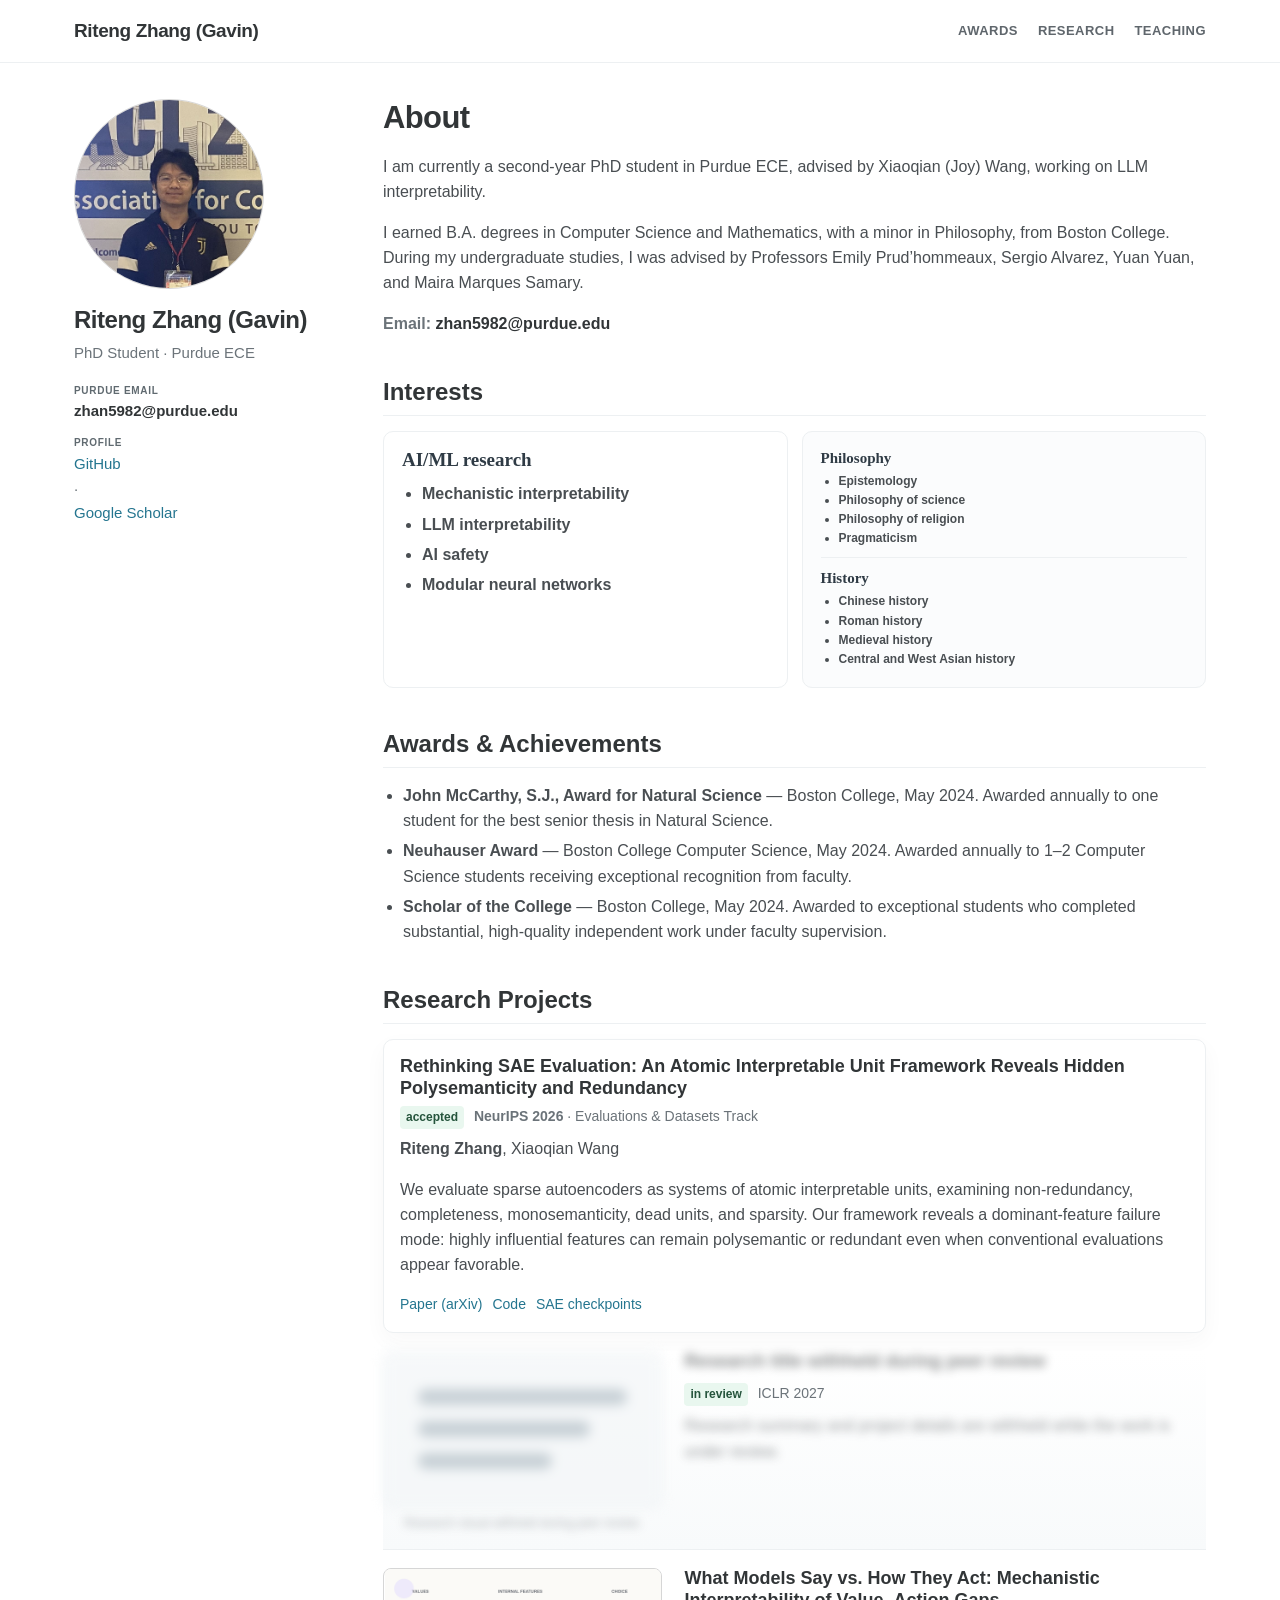
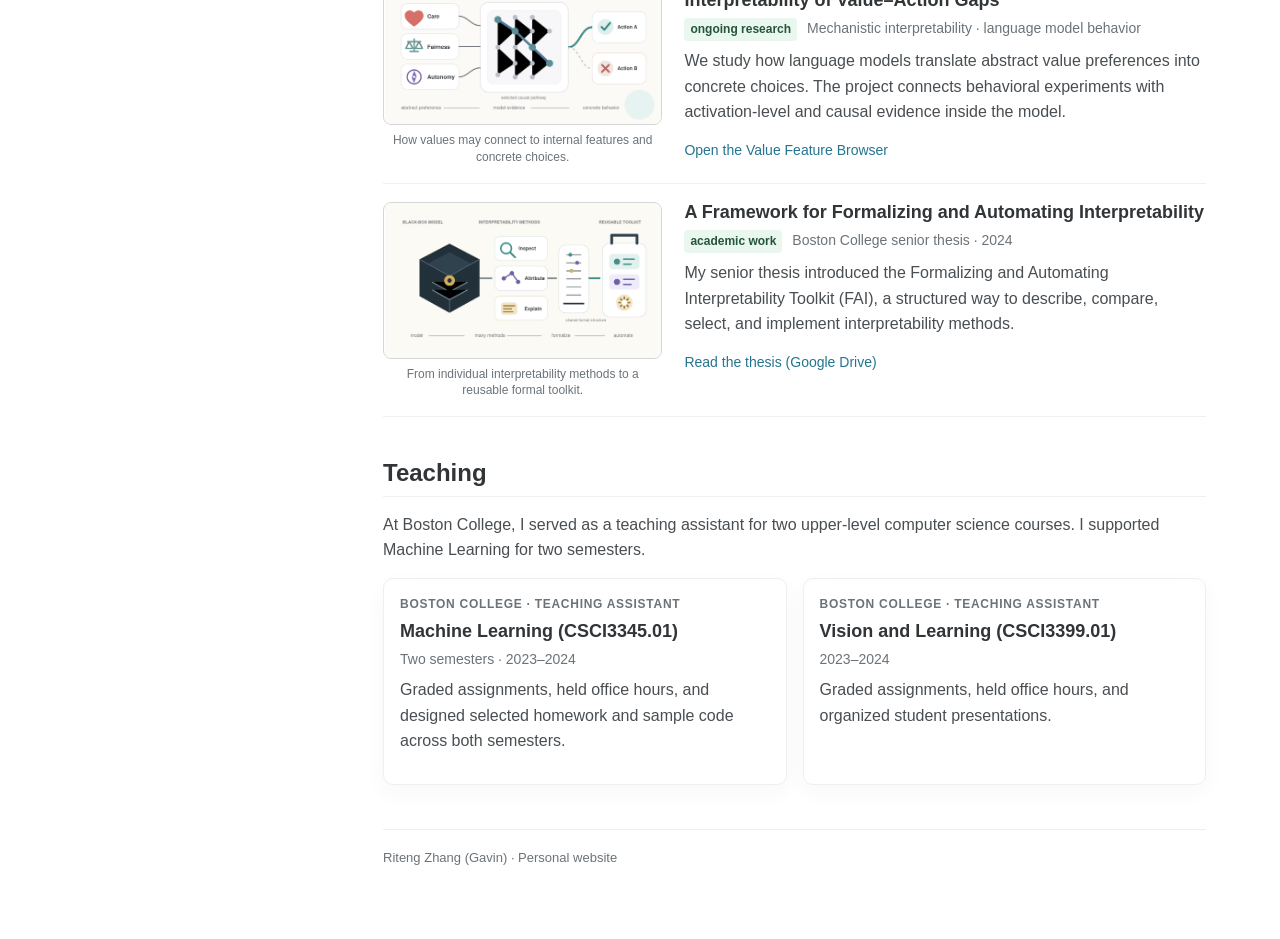
<file: index.html>
<!DOCTYPE html>

<html lang="en">
<head>
<meta charset="utf-8"/>
<meta content="width=device-width, initial-scale=1" name="viewport"/>
<title>Riteng Zhang (Gavin Zhang) — Purdue ECE PhD Student</title>
<meta name="description" content="Riteng Zhang, also known as Gavin Zhang, is a Purdue ECE PhD student researching LLM interpretability."/>
<meta name="robots" content="index, follow"/>
<meta name="google-site-verification" content="b6ixKwjdwI7HEByEQMpGnvLqZ-V-D5NJoKvL6Qh4agc"/>
<link rel="canonical" href="https://ritengzhang.github.io/"/>
<link rel="me" href="https://github.com/ritengzhang"/>
<link rel="me" href="https://www.linkedin.com/in/riteng-zhang-3149aa281/"/>
<meta property="og:title" content="Riteng Zhang (Gavin Zhang) — Purdue ECE PhD Student"/>
<meta property="og:description" content="Purdue ECE PhD student researching LLM interpretability."/>
<meta property="og:type" content="profile"/>
<meta property="og:url" content="https://ritengzhang.github.io/"/>
<meta property="og:image" content="https://ritengzhang.github.io/assets/profile.jpeg"/>
<meta property="og:image:alt" content="Portrait of Riteng Zhang, also known as Gavin Zhang"/>
<meta property="profile:first_name" content="Riteng"/>
<meta property="profile:last_name" content="Zhang"/>
<meta name="twitter:card" content="summary"/>
<meta name="twitter:title" content="Riteng Zhang (Gavin Zhang) — Purdue ECE PhD Student"/>
<meta name="twitter:description" content="Purdue ECE PhD student researching LLM interpretability."/>
<meta name="twitter:image" content="https://ritengzhang.github.io/assets/profile.jpeg"/>
<meta name="twitter:image:alt" content="Portrait of Riteng Zhang, also known as Gavin Zhang"/>
<script type="application/ld+json">
{
  "@context": "https://schema.org",
  "@graph": [
    {
      "@type": "ProfilePage",
      "@id": "https://ritengzhang.github.io/#profile-page",
      "url": "https://ritengzhang.github.io/",
      "name": "Riteng Zhang (Gavin Zhang) — Purdue ECE PhD Student",
      "description": "The research and product portfolio of Riteng Zhang, also known as Gavin Zhang.",
      "dateModified": "2026-09-30",
      "mainEntity": {"@id": "https://ritengzhang.github.io/#riteng-zhang"}
    },
    {
      "@type": "Person",
      "@id": "https://ritengzhang.github.io/#riteng-zhang",
      "name": "Riteng Zhang",
      "alternateName": ["Gavin Zhang", "Riteng Zhang (Gavin)"],
      "givenName": "Riteng",
      "familyName": "Zhang",
      "url": "https://ritengzhang.github.io/",
      "image": "https://ritengzhang.github.io/assets/profile.jpeg",
      "email": "zhan5982@purdue.edu",
      "jobTitle": "PhD Student and AI Researcher",
      "affiliation": [
        {"@type": "CollegeOrUniversity", "name": "Purdue University", "url": "https://www.purdue.edu/"}
      ],
      "alumniOf": {"@type": "CollegeOrUniversity", "name": "Boston College", "url": "https://www.bc.edu/"},
      "sameAs": [
        "https://github.com/ritengzhang",
        "https://scholar.google.com/citations?user=pnb2RBsAAAAJ",
        "https://orcid.org/0009-0000-0306-8973",
        "https://www.linkedin.com/in/riteng-zhang-3149aa281/"
      ],
      "knowsAbout": ["Mechanistic interpretability", "LLM interpretability", "AI safety", "Modular neural networks"]
    }
  ]
}
</script>
<style>
    /* Production V2: academic single-page navigation with public-safe research
       and product evidence. */
    :root {
      --text: #494e52;
      --heading: #313537;
      --muted: #6b7379;
      --link: #24758f;
      --line: #edf0f2;
      --line-dark: #d6d6d6;
      --bg: #fff;
      --soft: #f7f8f9;
      --soft-blue: #eef8fb;
      --soft-gold: #fff8db;
      --accent2: #7856ff;
      --max: 1180px;
    }
    * { box-sizing: border-box; }
    html { scroll-behavior: smooth; }
    body {
      margin: 0;
      background: var(--bg);
      color: var(--text);
      font-family: -apple-system, BlinkMacSystemFont, "Segoe UI", Roboto, "Helvetica Neue", Arial, sans-serif;
      font-size: 16px;
      line-height: 1.58;
    }
    a { color: var(--link); text-decoration: none; }
    a:hover { text-decoration: underline; }
    .masthead { border-bottom: 1px solid var(--line); background: rgba(255,255,255,.96); position: sticky; top: 0; z-index: 10; backdrop-filter: blur(8px); }
    .masthead-inner {
      max-width: var(--max);
      margin: 0 auto;
      padding: 16px 24px;
      display: flex;
      align-items: center;
      justify-content: space-between;
      gap: 24px;
    }
    .site-title { font-size: 19px; font-weight: 800; color: var(--heading); letter-spacing: -0.02em; }
    nav { display: flex; flex-wrap: wrap; gap: 20px; font-size: 13px; font-weight: 800; text-transform: uppercase; letter-spacing: .035em; }
    nav a { color: #5f666c; }
    .layout {
      max-width: var(--max);
      margin: 0 auto;
      padding: 36px 24px 70px;
      display: grid;
      grid-template-columns: 255px minmax(0, 1fr);
      gap: 54px;
    }
    aside { font-size: 15px; }
    .avatar {
      width: 190px;
      height: 190px;
      border-radius: 50%;
      object-fit: cover;
      display: block;
      margin-bottom: 18px;
      border: 1px solid var(--line-dark);
    }
    .author-name { color: var(--heading); font-size: 24px; line-height: 1.08; margin: 0 0 8px; font-weight: 800; }
    .author-title { margin: 0 0 16px; color: var(--muted); }
    .author-links { list-style: none; margin: 18px 0 0; padding: 0; display: grid; gap: 12px; }
    .author-links li { color: var(--muted); display: grid; gap: 1px; }
    .sidebar-label { color: #606a70; font-size: 10px; font-weight: 850; letter-spacing: .07em; text-transform: uppercase; }
    .email-display { color: var(--heading); font-weight: 750; overflow-wrap: anywhere; }
    .contact-display { margin: 4px 0 0; color: var(--muted); }
    .sidebar-note { border-top: 1px solid var(--line); margin-top: 22px; padding-top: 16px; color: var(--muted); font-size: 14px; }
    .sidebar-note strong { display: block; color: #606a70; font-size: 10px; letter-spacing: .07em; text-transform: uppercase; margin-bottom: 7px; }
    .sidebar-note span { display: block; margin-top: 5px; }
    main { min-width: 0; }
    section { scroll-margin-top: 84px; }
    h1, h2, h3 { color: var(--heading); line-height: 1.2; }
    h1 { font-size: 31px; margin: 0 0 18px; letter-spacing: -.02em; }
    h2 { font-size: 24px; margin: 42px 0 15px; padding-bottom: 8px; border-bottom: 1px solid var(--line); }
    #about > h2 { font-size: 31px; margin: 0 0 18px; padding: 0; border: 0; letter-spacing: -.02em; }
    h3 { font-size: 18px; margin: 0 0 6px; }
    p { margin: 0 0 15px; }
    ul { margin-top: 8px; }
    .notice {
      background: var(--soft-gold);
      border: 1px solid #e7cf74;
      border-radius: 6px;
      padding: 12px 14px;
      color: #665700;
      margin-bottom: 22px;
      font-size: 14px;
    }
    .intro { font-size: 18px; color: #3f4448; }
    .button-row { display: flex; flex-wrap: wrap; gap: 10px; margin: 18px 0 4px; }
    .btn {
      display: inline-flex; align-items: center; justify-content: center;
      border-radius: 5px; padding: 8px 12px; background: var(--link); color: white;
      font-weight: 800; font-size: 14px;
    }
    .btn.secondary { background: #6f777d; }
    .btn.ghost { background: white; color: var(--heading); border: 1px solid var(--line-dark); }
    .btn:hover { text-decoration: none; filter: brightness(.96); }
    .chips { display: flex; flex-wrap: wrap; gap: 8px; margin: 14px 0 18px; }
    .chip { border: 1px solid var(--line-dark); background: var(--soft); border-radius: 999px; padding: 4px 10px; font-size: 13px; color: #555; font-weight: 650; }
    .two-col { display: grid; grid-template-columns: repeat(2, minmax(0, 1fr)); gap: 16px; }
    .two-col > * { min-width: 0; }
    .card {
      border: 1px solid var(--line);
      border-radius: 10px;
      background: #fff;
      padding: 16px;
      box-shadow: 0 8px 22px rgba(49,53,55,.035);
    }
    .card.highlight { background: linear-gradient(180deg, #ffffff 0%, var(--soft-blue) 100%); border-color: #d5edf4; }
    .card.wide-card { grid-column: 1 / -1; }
    .technical-note { margin-top: 12px; padding: 11px 13px; border-left: 3px solid var(--accent2); background: rgba(255,255,255,.78); color: #4d565c; font-size: 13px; line-height: 1.45; }
    .eyebrow { color: var(--muted); font-size: 12px; text-transform: uppercase; letter-spacing: .06em; font-weight: 800; margin-bottom: 7px; }
    .compact-list { padding-left: 20px; margin: 0 0 12px; }
    .compact-list li { margin: 5px 0; }
    .project-list { display: grid; gap: 18px; }
    .project {
      display: grid; grid-template-columns: minmax(260px, 0.75fr) minmax(0, 1.4fr); gap: 22px;
      padding-bottom: 18px; border-bottom: 1px solid var(--line);
    }
    .thumb {
      width: 118px; min-height: 88px; background: linear-gradient(135deg, #e8f4f8, #f7f8f9);
      border: 1px solid var(--line-dark); border-radius: 7px; display: flex;
      align-items: center; justify-content: center; color: var(--muted);
      font-size: 12px; text-align: center; padding: 8px; font-weight: 800;
    }
    .thumb.purple { background: linear-gradient(135deg, #f0ecff, #fbfaff); color: #5b45b6; }

    .demo-img { width: 100%; aspect-ratio: 16 / 9; object-fit: contain; border-radius: 8px; border: 1px solid var(--line-dark); background: #fff; display: block; cursor: zoom-in; }
    .project-media { display: grid; gap: 7px; align-content: start; }
    .caption { color: var(--muted); font-size: 12px; line-height: 1.35; text-align: center; }
    main img { cursor: zoom-in; }

    .screenshot-strip { display: grid; grid-template-columns: repeat(2, minmax(0, 1fr)); gap: 10px; margin: 14px 0; }
    .screenshot-strip figure { margin: 0; }
    .screenshot-strip figure:first-child { grid-column: 1 / -1; }
    .compact-filmstrip { display: flex; gap: 10px; margin: 12px 0 0; overflow-x: auto; padding: 2px 2px 8px; scroll-snap-type: x proximity; }
    .compact-filmstrip figure { flex: 0 0 225px; margin: 0; scroll-snap-align: start; }
    .compact-filmstrip img { width: 100%; aspect-ratio: 16 / 10; object-fit: cover; object-position: top; border: 1px solid var(--line-dark); border-radius: 7px; background: #fff; display: block; }
    .compact-filmstrip figcaption { color: var(--muted); font-size: 11px; line-height: 1.3; margin-top: 5px; }
    .screenshot-strip figure:nth-child(2):last-child { grid-column: 1 / -1; }
    .screenshot-strip img { width: 100%; aspect-ratio: 16 / 9; object-fit: contain; object-position: top center; border-radius: 8px; border: 1px solid var(--line-dark); background: #fff; display: block; cursor: zoom-in; }
    .screenshot-strip figure:first-child img { aspect-ratio: 16 / 10; }
    .screenshot-strip figcaption { color: var(--muted); font-size: 12px; line-height: 1.3; margin-top: 5px; text-align: center; }
    .card-visual { margin: 14px 0 10px; }
    .card-visual img { width: 100%; aspect-ratio: 16 / 9; object-fit: contain; object-position: top center; border-radius: 9px; border: 1px solid var(--line-dark); background: #fff; display: block; cursor: zoom-in; }
    .visual-placeholder { min-height: 190px; margin: 14px 0 10px; padding: 18px; border: 1px dashed #aebdc3; border-radius: 9px; background: #fff; display: flex; flex-direction: column; justify-content: center; gap: 6px; color: var(--muted); text-align: center; }
    .visual-placeholder strong { color: var(--heading); }
    .image-help { margin: 10px 0 2px; color: var(--muted); font-size: 13px; }
    .image-lightbox { width: min(96vw, 1500px); max-width: none; border: 0; border-radius: 12px; padding: 0; background: #11161a; color: #fff; box-shadow: 0 28px 90px rgba(0,0,0,.45); }
    .image-lightbox::backdrop { background: rgba(12,16,20,.88); }
    .image-lightbox-inner { position: relative; padding: 50px 18px 18px; }
    .image-lightbox img { display: block; width: 100%; max-height: 84vh; object-fit: contain; background: #fff; border-radius: 8px; cursor: default; }
    .image-lightbox-caption { margin: 10px 4px 0; color: #d8dee3; font-size: 14px; text-align: center; }
    .image-lightbox-close { position: absolute; top: 10px; right: 14px; border: 1px solid #66727b; border-radius: 999px; background: #20282e; color: #fff; width: 34px; height: 34px; font-size: 22px; line-height: 1; cursor: pointer; }
    .cover-review { margin-top: 16px; padding: 14px; border: 1px dashed var(--line-dark); border-radius: 10px; background: var(--soft); }
    .cover-review-title { margin: 0 0 10px; color: var(--heading); font-size: 14px; font-weight: 800; }
    .cover-options { display: grid; grid-template-columns: repeat(2, minmax(0, 1fr)); gap: 12px; }
    .cover-options figure { margin: 0; }
    .cover-options a { display: block; }
    .cover-options img { width: 100%; aspect-ratio: 16 / 9; object-fit: cover; border-radius: 8px; border: 1px solid var(--line-dark); background: #fff; display: block; }
    .cover-options figcaption { margin-top: 5px; color: var(--muted); font-size: 12px; line-height: 1.35; }
    .thumb.green { background: linear-gradient(135deg, #e8f7ee, #fbfffd); color: #2e6d4f; }
    .thumb.blue { background: linear-gradient(135deg, #e7f4ff, #fbfdff); color: #2f668a; }
    .venue { color: var(--muted); font-size: 14px; margin-bottom: 7px; }
    .status { display: inline-block; font-size: 12px; font-weight: 800; color: #5f666c; background: #f2f3f3; border-radius: 4px; padding: 2px 6px; margin-right: 6px; }
    .status.public { color: #25543c; background: #e9f7ef; }
    .status.demo { color: #245a72; background: #e8f6fb; }
    .status.placeholder { color: #735f20; background: #fff4c9; }
    .links { display: flex; flex-wrap: wrap; gap: 10px; margin-top: 9px; font-size: 14px; }
    .links a, .links span { border-bottom: 1px solid transparent; }
    .placeholder-box { border: 1px dashed var(--line-dark); background: var(--soft); padding: 13px; border-radius: 7px; color: var(--muted); }
    .small { color: var(--muted); font-size: 14px; }
    .privacy-note { background: #fbfbfb; border-left: 3px solid var(--accent2); padding: 10px 12px; color: #555; font-size: 14px; margin: 12px 0; }
    footer { margin-top: 44px; padding-top: 18px; border-top: 1px solid var(--line); color: var(--muted); font-size: 13px; }
    @media (max-width: 900px) {
      .masthead { position: static; }
      .masthead-inner { align-items: flex-start; flex-direction: column; gap: 12px; }
      nav { gap: 14px; }
      .layout { grid-template-columns: 1fr; gap: 26px; }
      .avatar { width: 145px; height: 145px; }
      .two-col { grid-template-columns: 1fr; }
      .project { grid-template-columns: 1fr; }
      .screenshot-strip { grid-template-columns: 1fr; }
      .screenshot-strip figure { grid-column: 1 !important; }
      .cover-options { grid-template-columns: 1fr; }
      .thumb { width: 100%; min-height: 70px; }
    }
  </style>
<style>
.proposal-switcher{position:fixed;z-index:90;left:50%;bottom:14px;transform:translateX(-50%);display:flex;align-items:center;gap:5px;padding:7px;background:#15283f;color:#fff;border:1px solid #ffffff30;border-radius:10px;box-shadow:0 14px 40px #0b1d3040;font-size:11px;white-space:nowrap}.proposal-switcher b{padding:0 8px;color:#b9cad9}.proposal-switcher a{color:#fff;text-decoration:none;padding:7px 9px;border-radius:6px}.proposal-switcher a:hover{background:#ffffff1c}.showcase-note{border:1px solid #d9e6eb;background:#f3fafb;border-radius:9px;padding:11px 13px;color:#4b6470;font-size:13px;margin:10px 0 18px}.project-tags{display:flex;gap:6px;flex-wrap:wrap;margin:12px 0}.project-tags span{font-size:11px;border:1px solid #d7e0e5;background:#f7fafb;border-radius:999px;padding:4px 7px;color:#526672}.showcase-link{display:inline-flex;text-decoration:none;border-radius:7px;padding:9px 12px;background:#163f56;color:#fff;font-weight:750;font-size:12px}.showcase-link.secondary{background:#fff;color:#163f56;border:1px solid #b9cad4}.showcase-media img{width:100%;display:block;border-radius:8px;border:1px solid var(--line-dark);cursor:zoom-in}.showcase-caption{font-size:11px;color:var(--muted);margin-top:6px}.showcase-actions{display:flex;gap:8px;align-items:center;flex-wrap:wrap;margin-top:13px}.showcase-button{border:1px solid #b9cad4;background:#fff;color:#163f56;border-radius:7px;padding:8px 11px;font-weight:750;font-size:12px;cursor:pointer}@media(max-width:760px){.proposal-switcher{left:10px;right:10px;transform:none;overflow-x:auto;justify-content:flex-start}.proposal-switcher b{display:none}}

.stage-toolbar{display:flex;align-items:center;justify-content:space-between;gap:14px;margin:17px 0 12px}.stage-label{font-size:12px;font-weight:850;letter-spacing:.06em;text-transform:uppercase;color:#53666f}.stage-play{display:inline-flex;align-items:center;gap:7px;border:1px solid #1b617c;background:#eaf6fa;color:#174a60;border-radius:999px;padding:7px 11px;font:inherit;font-size:12px;font-weight:850;cursor:pointer;box-shadow:0 2px 8px rgba(27,97,124,.12);transition:background .15s ease,border-color .15s ease,color .15s ease,box-shadow .15s ease}.stage-play:hover{background:#d8eff6;box-shadow:0 3px 12px rgba(27,97,124,.2)}.stage-play[aria-pressed="false"]{background:#fff1c7;border-color:#c88713;color:#654600;box-shadow:0 2px 9px rgba(200,135,19,.18)}.stage-play[aria-pressed="false"]:hover{background:#ffe7a5}.stage-selectors{display:grid;grid-template-columns:repeat(4,minmax(0,1fr));gap:8px;margin:0 0 12px}.stage-select{position:relative;overflow:hidden;min-height:52px;border:1px solid #cddce3;background:#fff;border-radius:9px;padding:9px 10px;text-align:left;cursor:pointer;color:#526671;font:inherit;transition:transform .15s ease,border-color .15s ease,background .15s ease}.stage-select:hover{transform:translateY(-1px);border-color:#7ca9ba;background:#f8fcfd}.stage-select .stage-number{display:block;font-size:10px;line-height:1;font-weight:900;letter-spacing:.08em;color:#5f6f78;margin-bottom:5px}.stage-select .stage-name{display:block;font-size:12px;line-height:1.25;font-weight:800}.stage-select.active{border-color:#1b617c;background:#eaf6fa;color:#183f52;box-shadow:inset 0 0 0 1px #1b617c}.stage-select.active .stage-number{color:#1b617c}.stage-select-progress{position:absolute;left:0;bottom:0;height:3px;width:0;background:#1b617c}.stage-select.active.is-playing .stage-select-progress{animation:stageProgress 10s linear forwards}@keyframes stageProgress{from{width:0}to{width:100%}}.featured-stage{display:grid;grid-template-columns:minmax(0,1.4fr) minmax(270px,.6fr);gap:28px;align-items:center;background:linear-gradient(135deg,#fff,var(--soft-blue));border:1px solid #d5e5eb;border-radius:12px;padding:17px;transition:opacity .18s ease}.featured-stage.is-changing{opacity:.35}.featured-stage .showcase-media img{aspect-ratio:16/10;object-fit:contain;background:#fff}.stage-copy h3{font-size:29px;margin:7px 0 10px}.stage-copy p{font-size:17px;color:#526671}@media(prefers-reduced-motion:reduce){.stage-select-progress,.skill-select-progress{animation:none!important}.featured-stage,.stage-select,.agent-showcase,.skill-select{transition:none}}@media(max-width:800px){.stage-toolbar{align-items:flex-start}.stage-selectors{display:flex;overflow-x:auto;padding:1px 1px 7px;scroll-snap-type:x proximity}.stage-select{min-width:170px;scroll-snap-align:start}.featured-stage{grid-template-columns:1fr}}
.skills-repo-actions{margin:12px 0 16px}.skill-selectors{display:grid;grid-template-columns:repeat(4,minmax(0,1fr));gap:8px;margin:0 0 12px}.skill-select{position:relative;overflow:hidden;min-height:52px;border:1px solid #d7ddec;background:#fff;border-radius:9px;padding:9px 10px;text-align:left;cursor:pointer;color:#58667a;font:inherit;transition:transform .15s ease,border-color .15s ease,background .15s ease}.skill-select:hover{transform:translateY(-1px);border-color:#9484d8;background:#faf9ff}.skill-select .stage-number{display:block;font-size:10px;line-height:1;font-weight:900;letter-spacing:.08em;color:#626b78;margin-bottom:5px}.skill-select .stage-name{display:block;font-size:12px;line-height:1.25;font-weight:800}.skill-select.active{border-color:#6b56bf;background:#f0edff;color:#41328a;box-shadow:inset 0 0 0 1px #6b56bf}.skill-select.active .stage-number{color:#6b56bf}.skill-select-progress{position:absolute;left:0;bottom:0;height:3px;width:0;background:#6b56bf}.skill-select.active.is-playing .skill-select-progress{animation:stageProgress 10s linear forwards}.agent-showcase{display:grid;grid-template-columns:minmax(0,1.25fr) minmax(280px,.75fr);gap:25px;align-items:center;margin-top:0;border:1px solid #ccd8e3;background:linear-gradient(135deg,#f7f9ff 0%,#fff 55%,#f4f1ff 100%);border-radius:12px;padding:18px;box-shadow:0 16px 34px rgba(31,47,78,.09)}.agent-showcase-media{min-width:0}.agent-showcase-media img{width:100%;max-height:520px;object-fit:contain;display:block;border:1px solid #cbd5df;border-radius:8px;background:#e9edf3;box-shadow:0 10px 24px rgba(27,40,64,.13);cursor:zoom-in}.agent-showcase-media .caption{margin-top:8px;font-size:11px;color:#657384}.agent-showcase-copy .eyebrow{color:#6b56bf}.agent-showcase-copy h3{margin:4px 0 8px;font-family:Georgia,serif;font-size:25px;color:#27364c}.agent-showcase-copy p{margin:0 0 10px}.agent-showcase-copy .showcase-actions{margin-top:12px}@media(max-width:800px){.skill-selectors{grid-template-columns:repeat(2,minmax(0,1fr))}.agent-showcase{grid-template-columns:1fr}.agent-showcase-media img{max-height:none}}@media(prefers-reduced-motion:reduce){.skill-select-progress{animation:none!important}}
.interest-grid{display:grid;grid-template-columns:repeat(2,minmax(0,1fr));gap:14px;align-items:stretch}.interest-panel{border:1px solid var(--line);border-radius:10px;background:#fff;padding:17px 18px}.interest-panel h3{margin:0 0 10px;font-family:Georgia,serif;font-size:19px;color:#2f3b45}.interest-panel .compact-list{margin-bottom:0}.character-panel{background:#fbfcfd}.interest-subgroup h3{margin-bottom:6px;font-size:15px}.interest-subgroup .compact-list{padding-left:18px;font-size:12px;line-height:1.35}.interest-subgroup .compact-list li{margin:3px 0}.interest-subgroup+.interest-subgroup{border-top:1px solid var(--line);margin-top:11px;padding-top:11px}.interest-tags{display:flex;flex-wrap:wrap;gap:8px}.interest-tags span{display:inline-flex;align-items:center;border:1px solid #d6e0e5;background:#f7fafb;border-radius:999px;padding:7px 10px;color:#455963;font-size:12px;line-height:1.25}@media(max-width:700px){.interest-grid{grid-template-columns:1fr}}
.project.anonymous-project{background:linear-gradient(180deg,#fff 0%,#f8fafb 100%)}.anonymous-cover{width:100%;aspect-ratio:16/9;border:1px solid #d8e0e5;border-radius:9px;background:#f3f6f8;display:flex;flex-direction:column;justify-content:center;gap:16px;padding:34px;filter:blur(6px);opacity:.68;overflow:hidden}.anonymous-cover-line{display:block;height:16px;border-radius:999px;background:#aebbc3}.anonymous-cover-line:nth-child(2){width:82%}.anonymous-cover-line:nth-child(3){width:64%}.anonymous-blur{filter:blur(5px);opacity:.58;user-select:none;pointer-events:none}.anonymous-project .anonymous-blur h3,.anonymous-project h3.anonymous-blur{margin-bottom:10px}.sr-only{position:absolute;width:1px;height:1px;padding:0;margin:-1px;overflow:hidden;clip:rect(0,0,0,0);white-space:nowrap;border:0}
</style>
<style>
/* Draft 009 / V2: compact product evidence and accessible image galleries. */
.product-gallery{width:100%;min-width:0;max-width:100%;margin:15px 0 10px}.gallery-frame{position:relative;min-width:0;max-width:100%}.gallery-main{width:100%;aspect-ratio:16/10;object-fit:contain;object-position:top center;border:1px solid var(--line-dark);border-radius:9px;background:#fff;display:block;cursor:zoom-in}.gallery-image-tag{position:absolute;z-index:2;left:10px;top:10px;max-width:calc(100% - 20px);padding:6px 8px;border:1px solid rgba(255,255,255,.5);border-radius:6px;background:rgba(18,32,48,.88);box-shadow:0 4px 16px rgba(10,22,35,.18);color:#fff;font-size:9px;line-height:1.2;font-weight:900;letter-spacing:.07em;text-transform:uppercase;pointer-events:none}.gallery-controls{display:flex;align-items:center;justify-content:space-between;gap:12px;margin:9px 0 7px}.gallery-caption{color:var(--muted);font-size:12px;line-height:1.35}.gallery-toggle{flex:0 0 auto;border:1px solid #1b617c;background:#eaf6fa;color:#174a60;border-radius:999px;padding:6px 11px;font:inherit;font-size:12px;font-weight:850;cursor:pointer}.gallery-toggle[aria-pressed="false"]{background:#fff1c7;border-color:#c88713;color:#654600}.gallery-thumbs{display:flex;width:100%;min-width:0;max-width:100%;gap:8px;overflow-x:auto;padding:2px 1px 7px;scroll-snap-type:x proximity}.gallery-thumb{flex:0 0 92px;padding:3px;border:2px solid transparent;border-radius:7px;background:#fff;cursor:pointer;scroll-snap-align:start}.gallery-thumb:hover,.gallery-thumb:focus-visible{border-color:#8ab9ca}.gallery-thumb.active{border-color:#1b617c;background:#eaf6fa}.gallery-thumb img{width:100%;height:55px;object-fit:cover;object-position:top;border-radius:4px;display:block}.gallery-thumb span{display:block;margin-top:3px;color:#58666d;font-size:10px;line-height:1.2;text-align:left}.gallery-thumb.active span{color:#174a60;font-weight:800}.gallery-thumb.is-playing{position:relative;overflow:hidden}.gallery-thumb.is-playing:after{content:"";position:absolute;left:0;bottom:0;width:100%;height:3px;background:#1b617c;animation:stageProgress 10s linear forwards}
.stage-play[aria-pressed="true"],.gallery-toggle[aria-pressed="true"]{background:#eaf6fa;border-color:#1b617c;color:#174a60}.stage-play[aria-pressed="true"]:hover,.gallery-toggle[aria-pressed="true"]:hover{background:#d8eff6}.stage-play[aria-pressed="false"],.gallery-toggle[aria-pressed="false"]{background:#fff1c7;border-color:#c88713;color:#654600}.stage-play[aria-pressed="false"]:hover,.gallery-toggle[aria-pressed="false"]:hover{background:#ffe7a5}.featured-stage-v2{display:grid;grid-template-columns:minmax(0,1.15fr) minmax(290px,.85fr);gap:24px;align-items:start;border:1px solid #d9e6eb;border-radius:11px;background:#fbfdfe;padding:18px;transition:opacity .16s ease}.featured-stage-v2.is-changing{opacity:.55}.stage-gallery-main{width:100%;aspect-ratio:16/10;object-fit:contain;object-position:top center;border:1px solid var(--line-dark);border-radius:9px;background:#fff;display:block;cursor:zoom-in}.stage-copy h3{font-size:21px}.stage-value{font-size:15px;color:#40515a;margin-bottom:13px}.evidence-grid{display:grid;grid-template-columns:1fr;gap:9px;margin:0 0 11px}.evidence-block{border-top:2px solid #d9e6eb;padding-top:8px}.evidence-block h4{margin:0 0 5px;color:#33434b;font-size:12px;text-transform:uppercase;letter-spacing:.045em}.evidence-block p,.evidence-block ul{margin:0;font-size:13px;line-height:1.45}.evidence-block ul{padding-left:17px}.evidence-block li{margin:3px 0}.proof-line{margin:9px 0 12px;padding-left:9px;border-left:2px solid #8fb7c7;color:#52636b;font-size:12px;font-weight:700}.ask-grid{display:grid;grid-template-columns:repeat(2,minmax(0,1fr));gap:9px}.ask-tile{margin:0}.ask-tile img{width:100%;aspect-ratio:4/3;object-fit:cover;object-position:top;border:1px solid var(--line-dark);border-radius:7px;background:#fff;display:block}.ask-tile figcaption{font-size:10px;color:var(--muted);line-height:1.25;margin-top:3px}.stage-media-note{margin:6px 0 0;color:var(--muted);font-size:11px;line-height:1.35}.stage-select-progress{animation:none!important}.stage-select.active.is-playing .stage-select-progress{animation:stageProgress 10s linear forwards!important}.stage-thumb-progress{height:3px;background:#1b617c;width:0;margin-top:4px;border-radius:2px}.gallery-thumb.active.is-playing .stage-thumb-progress{animation:stageProgress 10s linear forwards}
@media(max-width:800px){.featured-stage-v2{grid-template-columns:1fr}.evidence-grid{grid-template-columns:1fr}.stage-selectors{display:grid;grid-template-columns:repeat(2,minmax(0,1fr));overflow:visible;padding:0}.stage-select{min-width:0}.skill-selectors{display:grid;grid-template-columns:repeat(2,minmax(0,1fr))}}
@media(max-width:520px){.gallery-thumb{flex-basis:78px}.gallery-thumb img{height:46px}.ask-grid{gap:6px}.featured-stage-v2{padding:12px}.stage-selectors{grid-template-columns:1fr 1fr}.stage-select{padding:7px;min-height:48px}}
@media(prefers-reduced-motion:reduce){html{scroll-behavior:auto}.stage-select-progress,.stage-thumb-progress{animation:none!important}.featured-stage-v2{transition:none}}
</style></head>
<body>
<header class="masthead">
<div class="masthead-inner">
<a class="site-title" href="#top">Riteng Zhang (Gavin)</a>
<nav aria-label="Main navigation">
<a href="#awards">Awards</a>
<a href="#research-projects">Research</a>
<a href="#teaching">Teaching</a>
</nav>
</div>
</header>
<div class="layout" id="top">
<aside>
<img alt="Riteng Zhang (Gavin)" class="avatar" src="assets/profile.jpeg"/>
<h1 class="author-name">Riteng Zhang (Gavin)</h1>
<p class="author-title">PhD Student · Purdue ECE</p>
<ul class="author-links">
<li><span class="sidebar-label">Purdue email</span><span class="email-display">zhan5982@purdue.edu</span></li>
<li><span class="sidebar-label">Profile</span><a href="https://github.com/ritengzhang" rel="noopener noreferrer" target="_blank">GitHub</a> · <a href="https://scholar.google.com/citations?user=pnb2RBsAAAAJ" rel="noopener noreferrer" target="_blank">Google Scholar</a></li>

</ul>
</aside>
<main>
<section id="about">
<h2>About</h2>
<p>I am currently a second-year PhD student in Purdue ECE, advised by Xiaoqian (Joy) Wang, working on LLM interpretability.</p>
<p>I earned B.A. degrees in Computer Science and Mathematics, with a minor in Philosophy, from Boston College. During my undergraduate studies, I was advised by Professors Emily Prud’hommeaux, Sergio Alvarez, Yuan Yuan, and Maira Marques Samary.</p>
<p class="contact-display"><strong>Email:</strong> <span class="email-display">zhan5982@purdue.edu</span></p>
</section>
<section id="interests">
<h2>Interests</h2>
<div class="interest-grid">
<article class="interest-panel research-panel">
<h3>AI/ML research</h3>
<ul class="compact-list">
<li><strong>Mechanistic interpretability</strong></li>
<li><strong>LLM interpretability</strong></li>
<li><strong>AI safety</strong></li>
<li><strong>Modular neural networks</strong></li>
</ul>
</article>
<article class="interest-panel character-panel">
<div class="interest-subgroup">
<h3>Philosophy</h3>
<ul class="compact-list">
<li><strong>Epistemology</strong></li>
<li><strong>Philosophy of science</strong></li>
<li><strong>Philosophy of religion</strong></li>
<li><strong>Pragmaticism</strong></li>
</ul>
</div>
<div class="interest-subgroup">
<h3>History</h3>
<ul class="compact-list">
<li><strong>Chinese history</strong></li>
<li><strong>Roman history</strong></li>
<li><strong>Medieval history</strong></li>
<li><strong>Central and West Asian history</strong></li>
</ul>
</div>
</article>
</div>
</section>
<section id="awards">
<h2>Awards &amp; Achievements</h2>
<ul class="compact-list">
<li><strong>John McCarthy, S.J., Award for Natural Science</strong> — Boston College, May 2024. Awarded annually to one student for the best senior thesis in Natural Science.</li>
<li><strong>Neuhauser Award</strong> — Boston College Computer Science, May 2024. Awarded annually to 1–2 Computer Science students receiving exceptional recognition from faculty.</li>
<li><strong>Scholar of the College</strong> — Boston College, May 2024. Awarded to exceptional students who completed substantial, high-quality independent work under faculty supervision.</li>
</ul>
</section>
<section id="research-projects">
<h2>Research Projects</h2>
<div class="project-list">
<article class="card" id="sae-evaluation">
<h3>Rethinking SAE Evaluation: An Atomic Interpretable Unit Framework Reveals Hidden Polysemanticity and Redundancy</h3>
<div class="venue"><span class="status public">accepted</span> <strong>NeurIPS 2026</strong> · Evaluations &amp; Datasets Track</div>
<p><strong>Riteng Zhang</strong>, Xiaoqian Wang</p>
<p>We evaluate sparse autoencoders as systems of atomic interpretable units, examining non-redundancy, completeness, monosemanticity, dead units, and sparsity. Our framework reveals a dominant-feature failure mode: highly influential features can remain polysemantic or redundant even when conventional evaluations appear favorable.</p>
<div class="links">
<a href="https://arxiv.org/abs/2610.30474" rel="noopener noreferrer" target="_blank">Paper (arXiv)</a>
<a href="https://github.com/ritengzhang/SAE-AIU" rel="noopener noreferrer" target="_blank">Code</a>
<a href="https://huggingface.co/ritengzhang/SAE-AIU" rel="noopener noreferrer" target="_blank">SAE checkpoints</a>
</div>
</article>
<article class="project anonymous-project" aria-label="Research work in review for ICLR 2027; title and details withheld">
<div class="project-media" aria-hidden="true">
<div class="anonymous-cover"><span class="anonymous-cover-line"></span><span class="anonymous-cover-line"></span><span class="anonymous-cover-line"></span></div>
<div class="caption anonymous-blur">Research visual withheld during peer review.</div>
</div>
<div>
<h3 class="anonymous-blur" aria-hidden="true">Research title withheld during peer review</h3>
<div class="venue"><span class="status public">in review</span> ICLR 2027</div>
<p class="anonymous-blur" aria-hidden="true">Research summary and project details are withheld while the work is under review.</p>
<span class="sr-only">Title and details withheld during review.</span>
</div>
</article>
<article class="project">
<div class="project-media">
<img alt="Values connected through internal model features to concrete action choices" class="demo-img" src="assets/value-action-cover-a-decision-bridge.png"/>
<div class="caption">How values may connect to internal features and concrete choices.</div>
</div>
<div>
<h3>What Models Say vs. How They Act: Mechanistic Interpretability of Value–Action Gaps</h3>
<div class="venue"><span class="status public">ongoing research</span> Mechanistic interpretability · language model behavior</div>
<p>We study how language models translate abstract value preferences into concrete choices. The project connects behavioral experiments with activation-level and causal evidence inside the model.</p>
<div class="links">
<a href="/value-action-atlas/" rel="noopener noreferrer" target="_blank">Open the Value Feature Browser</a>
</div>
</div>
</article>
<article class="project">
<div class="project-media">
<img alt="Interpretability methods becoming a formalized reusable toolkit" class="demo-img" src="assets/thesis-cover-a-fai-toolkit.png"/>
<div class="caption">From individual interpretability methods to a reusable formal toolkit.</div>
</div>
<div>
<h3>A Framework for Formalizing and Automating Interpretability</h3>
<div class="venue"><span class="status public">academic work</span> Boston College senior thesis · 2024</div>
<p>My senior thesis introduced the Formalizing and Automating Interpretability Toolkit (FAI), a structured way to describe, compare, select, and implement interpretability methods.</p>
<div class="links"><a href="https://drive.google.com/file/d/1o4Ds3zE-oLlo7Ho0rgVn8BDt1xZLB0oq/view?usp=sharing" rel="noopener noreferrer" target="_blank">Read the thesis (Google Drive)</a></div>
</div>
</article>
</div>

</section>
<section id="teaching">
<h2>Teaching</h2>
<p>At Boston College, I served as a teaching assistant for two upper-level computer science courses. I supported Machine Learning for two semesters.</p>
<div class="two-col">
<article class="card">
<div class="eyebrow">Boston College · Teaching Assistant</div>
<h3>Machine Learning (CSCI3345.01)</h3>
<div class="venue">Two semesters · 2023–2024</div>
<p>Graded assignments, held office hours, and designed selected homework and sample code across both semesters.</p>
</article>
<article class="card">
<div class="eyebrow">Boston College · Teaching Assistant</div>
<h3>Vision and Learning (CSCI3399.01)</h3>
<div class="venue">2023–2024</div>
<p>Graded assignments, held office hours, and organized student presentations.</p>
</article>
</div>
</section>
<footer>Riteng Zhang (Gavin) · Personal website</footer>
</main>
</div>
<dialog aria-label="Expanded image preview" class="image-lightbox" id="image-lightbox">
<div class="image-lightbox-inner">
<button aria-label="Close expanded image" class="image-lightbox-close" type="button">×</button>
<img alt="" id="image-lightbox-img"/>
<p class="image-lightbox-caption" id="image-lightbox-caption"></p>
</div>
</dialog>
<script>
(() => {
  const dialog=document.getElementById('image-lightbox');
  const expanded=document.getElementById('image-lightbox-img');
  const caption=document.getElementById('image-lightbox-caption');
  const closeButton=dialog.querySelector('.image-lightbox-close');
  function prepareImage(img){
    if(img.closest('.gallery-thumb')) return;
    img.tabIndex=0;img.setAttribute('role','button');img.removeAttribute('aria-label');
  }
  function openImage(img,event){
    if(event)event.preventDefault();
    expanded.src=img.currentSrc||img.src;expanded.alt=img.alt||'Expanded preview';
    const figure=img.closest('figure');
    const figureCaption=figure?.querySelector('figcaption')?.textContent.trim()||'';
    const nearby=img.parentElement?.querySelector('.caption,.gallery-caption,.stage-media-note')?.textContent.trim()||'';
    caption.textContent=figureCaption||nearby||img.alt||'';dialog.showModal();
    window.imageLightboxOpen=true;window.dispatchEvent(new Event('lightboxchange'));
  }
  document.querySelectorAll('main img').forEach(prepareImage);
  document.querySelector('main').addEventListener('click',event=>{
    if(event.target.closest('.gallery-thumb'))return;
    const img=event.target.closest('img');
    if(img)openImage(img,event);
  });
  document.querySelector('main').addEventListener('keydown',event=>{const img=event.target.closest('img[role="button"]');if(img&&(event.key==='Enter'||event.key===' '))openImage(img,event)});
  new MutationObserver(records=>records.forEach(r=>r.addedNodes.forEach(node=>{if(node.nodeType!==1)return;if(node.matches?.('img'))prepareImage(node);node.querySelectorAll?.('img').forEach(prepareImage)}))).observe(document.querySelector('main'),{childList:true,subtree:true});
  closeButton.addEventListener('click',()=>dialog.close());
  dialog.addEventListener('click',event=>{if(event.target===dialog)dialog.close()});
  dialog.addEventListener('close',()=>{window.imageLightboxOpen=false;window.dispatchEvent(new Event('lightboxchange'))});
})();
</script>
</body>
</html>
</file>
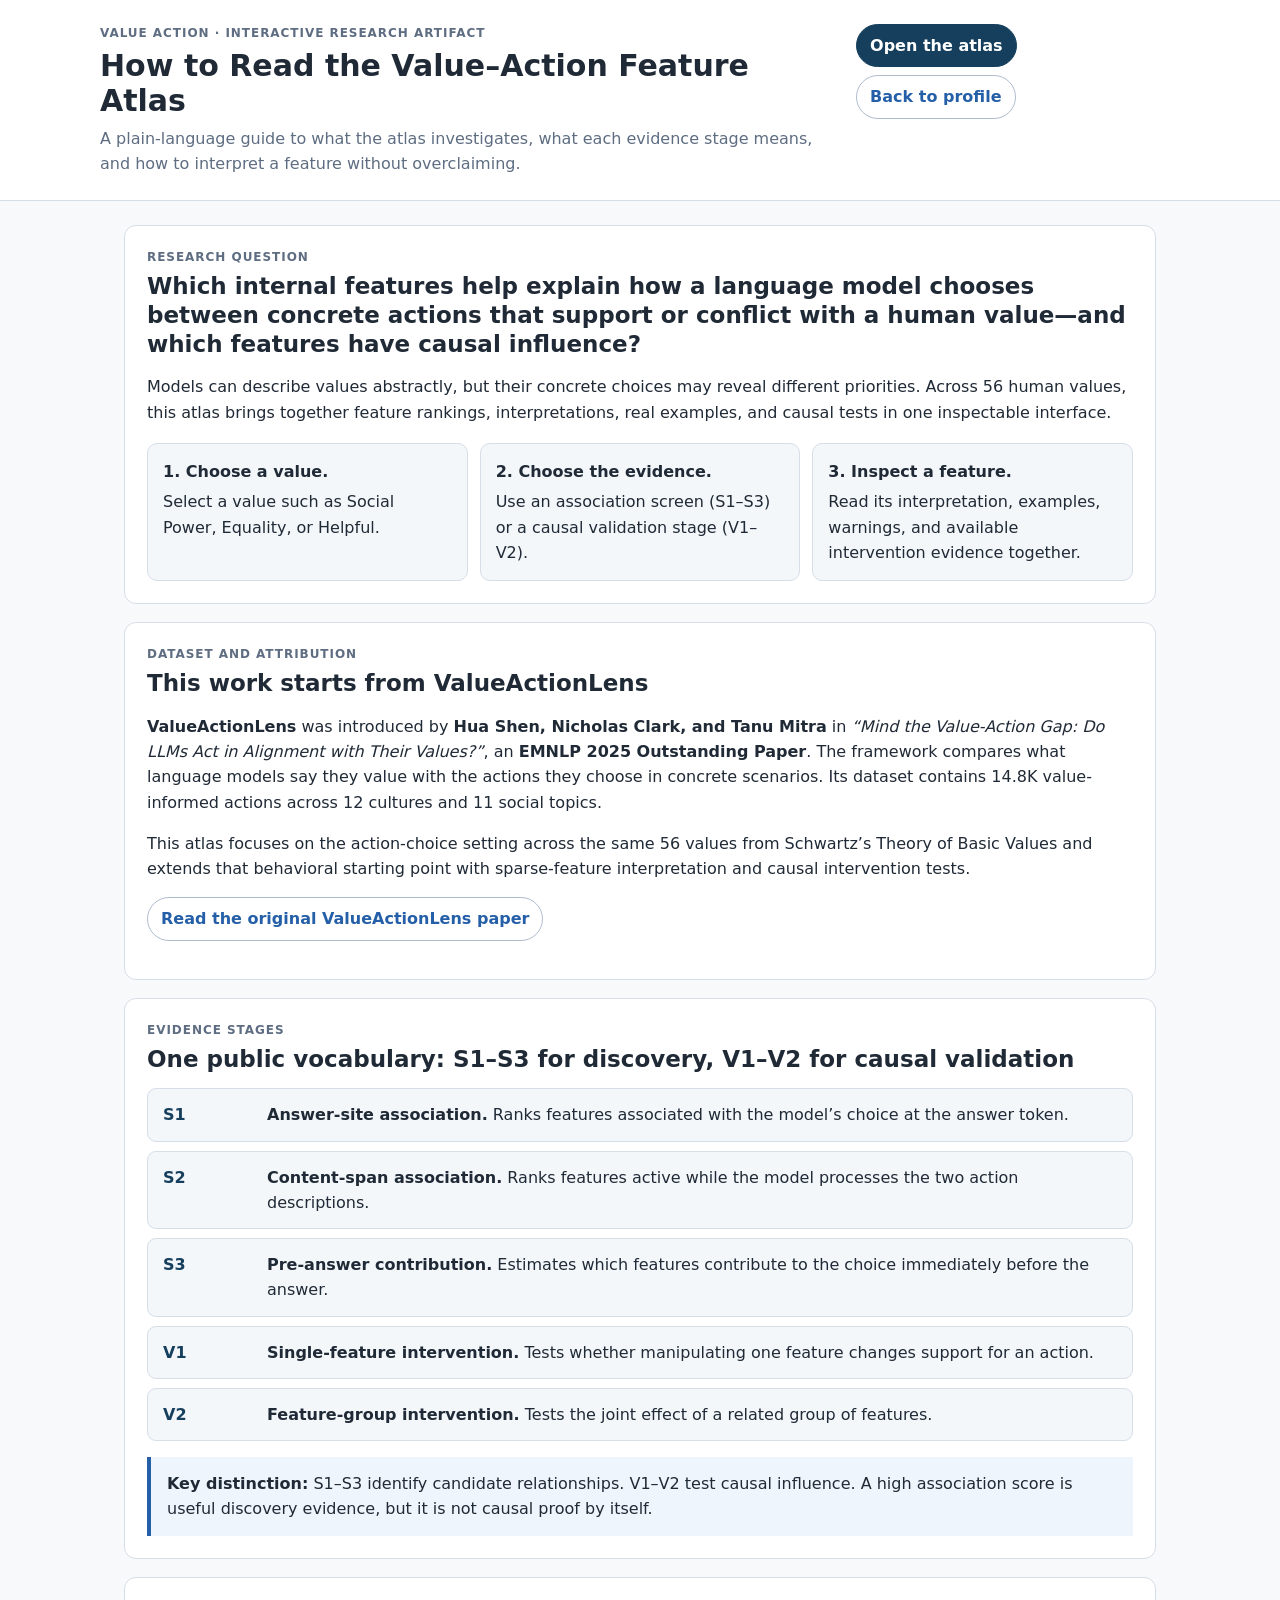
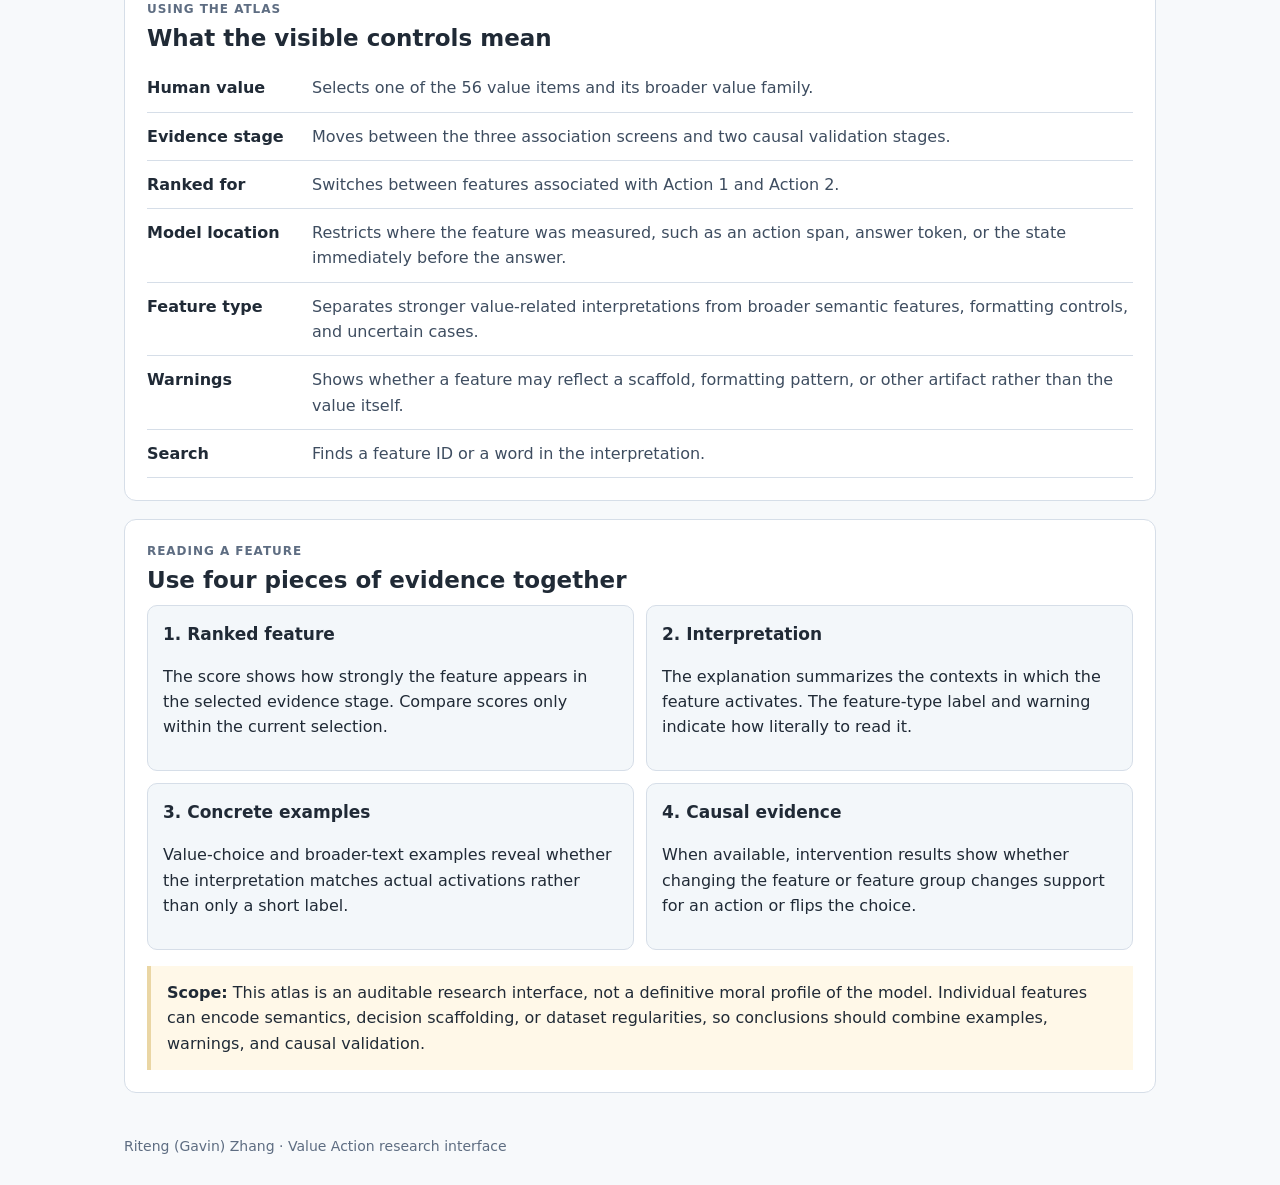
<file: value-action-atlas/guide.html>
<!doctype html>
<html lang="en">
<head>
  <meta charset="utf-8" />
  <meta name="viewport" content="width=device-width, initial-scale=1" />
  <title>How to Read the Value–Action Feature Atlas</title>
  <meta name="description" content="A plain-language guide to exploring internal model features associated with value-laden action choices." />
  <style>
    :root{--ink:#202a36;--muted:#5e6d82;--line:#d6dee8;--surface:#fff;--band:#f3f7fa;--accent:#245fa8;--deep:#153f5d;--max:1080px}
    *{box-sizing:border-box}body{margin:0;color:var(--ink);background:#f7f9fb;font:16px/1.58 system-ui,-apple-system,BlinkMacSystemFont,"Segoe UI",sans-serif}
    a{color:var(--accent)}.topbar{background:#fff;border-bottom:1px solid var(--line);padding:24px}.topbar-inner,main{max-width:var(--max);margin:auto}.topbar-inner{display:flex;justify-content:space-between;gap:20px;align-items:flex-start}.kicker{margin:0 0 5px;color:var(--muted);font-size:12px;font-weight:800;letter-spacing:.08em;text-transform:uppercase}h1{margin:0;font-size:30px;line-height:1.18}h2{font-size:23px;margin:0 0 10px;line-height:1.25}h3{font-size:17px;margin:0 0 7px}.lede{max-width:720px;margin:7px 0 0;color:var(--muted)}.actions{display:flex;gap:8px;flex-wrap:wrap}.button{display:inline-block;border:1px solid #aebdce;border-radius:999px;padding:8px 13px;background:#fff;font-weight:750;text-decoration:none}.button.primary{background:var(--deep);color:#fff;border-color:var(--deep)}main{padding:24px}.hero,.section{background:var(--surface);border:1px solid var(--line);border-radius:12px;padding:22px;margin-bottom:18px}.steps{display:grid;grid-template-columns:repeat(3,minmax(0,1fr));gap:12px;margin:18px 0 0;padding:0;list-style:none}.steps li,.card{background:var(--band);border:1px solid var(--line);border-radius:10px;padding:15px}.steps strong{display:block;margin-bottom:5px}.grid{display:grid;grid-template-columns:repeat(2,minmax(0,1fr));gap:12px}.lane-list{display:grid;gap:9px;margin-top:15px}.lane{display:grid;grid-template-columns:90px 1fr;gap:14px;padding:13px 15px;border:1px solid var(--line);border-radius:9px;background:var(--band)}.lane strong{color:var(--deep)}dl{margin:12px 0 0}.control{display:grid;grid-template-columns:150px 1fr;gap:15px;padding:11px 0;border-bottom:1px solid var(--line)}dt{font-weight:780}dd{margin:0;color:#3e4d60}.note{margin:16px 0 0;padding:14px 16px;border-left:4px solid var(--accent);background:#eef5fc}.boundary{background:#fff8e8;border-color:#ead6a4}.footer{max-width:var(--max);margin:0 auto;padding:0 24px 28px;color:var(--muted);font-size:14px}
    @media(max-width:720px){.topbar{padding:18px 16px}.topbar-inner{display:block}.actions{margin-top:14px}main{padding:16px}.steps,.grid{grid-template-columns:1fr}.control,.lane{grid-template-columns:1fr;gap:3px}.hero,.section{padding:17px}h1{font-size:25px}.footer{padding:0 16px 24px}}
  </style>
</head>
<body>
<header class="topbar">
  <div class="topbar-inner">
    <div>
      <p class="kicker">Value Action · Interactive research artifact</p>
      <h1>How to Read the Value–Action Feature Atlas</h1>
      <p class="lede">A plain-language guide to what the atlas investigates, what each evidence stage means, and how to interpret a feature without overclaiming.</p>
    </div>
    <nav class="actions" aria-label="Guide navigation">
      <a class="button primary" href="index.html">Open the atlas</a>
      <a class="button" href="https://ritengzhang.github.io/#research">Back to profile</a>
    </nav>
  </div>
</header>
<main>
  <section class="hero" aria-labelledby="purpose">
    <p class="kicker">Research question</p>
    <h2 id="purpose">Which internal features help explain how a language model chooses between concrete actions that support or conflict with a human value—and which features have causal influence?</h2>
    <p>Models can describe values abstractly, but their concrete choices may reveal different priorities. Across 56 human values, this atlas brings together feature rankings, interpretations, real examples, and causal tests in one inspectable interface.</p>
    <ol class="steps">
      <li><strong>1. Choose a value.</strong><span>Select a value such as Social Power, Equality, or Helpful.</span></li>
      <li><strong>2. Choose the evidence.</strong><span>Use an association screen (S1–S3) or a causal validation stage (V1–V2).</span></li>
      <li><strong>3. Inspect a feature.</strong><span>Read its interpretation, examples, warnings, and available intervention evidence together.</span></li>
    </ol>
  </section>

  <section class="section" aria-labelledby="dataset-credit">
    <p class="kicker">Dataset and attribution</p>
    <h2 id="dataset-credit">This work starts from ValueActionLens</h2>
    <p><strong>ValueActionLens</strong> was introduced by <strong>Hua Shen, Nicholas Clark, and Tanu Mitra</strong> in <em>“Mind the Value-Action Gap: Do LLMs Act in Alignment with Their Values?”</em>, an <strong>EMNLP 2025 Outstanding Paper</strong>. The framework compares what language models say they value with the actions they choose in concrete scenarios. Its dataset contains 14.8K value-informed actions across 12 cultures and 11 social topics.</p>
    <p>This atlas focuses on the action-choice setting across the same 56 values from Schwartz’s Theory of Basic Values and extends that behavioral starting point with sparse-feature interpretation and causal intervention tests.</p>
    <p><a class="button" href="https://aclanthology.org/2025.emnlp-main.154/" target="_blank" rel="noopener noreferrer">Read the original ValueActionLens paper</a></p>
  </section>

  <section class="section" aria-labelledby="stages">
    <p class="kicker">Evidence stages</p>
    <h2 id="stages">One public vocabulary: S1–S3 for discovery, V1–V2 for causal validation</h2>
    <div class="lane-list">
      <div class="lane"><strong>S1</strong><span><b>Answer-site association.</b> Ranks features associated with the model’s choice at the answer token.</span></div>
      <div class="lane"><strong>S2</strong><span><b>Content-span association.</b> Ranks features active while the model processes the two action descriptions.</span></div>
      <div class="lane"><strong>S3</strong><span><b>Pre-answer contribution.</b> Estimates which features contribute to the choice immediately before the answer.</span></div>
      <div class="lane"><strong>V1</strong><span><b>Single-feature intervention.</b> Tests whether manipulating one feature changes support for an action.</span></div>
      <div class="lane"><strong>V2</strong><span><b>Feature-group intervention.</b> Tests the joint effect of a related group of features.</span></div>
    </div>
    <p class="note"><strong>Key distinction:</strong> S1–S3 identify candidate relationships. V1–V2 test causal influence. A high association score is useful discovery evidence, but it is not causal proof by itself.</p>
  </section>

  <section class="section" aria-labelledby="controls">
    <p class="kicker">Using the atlas</p>
    <h2 id="controls">What the visible controls mean</h2>
    <dl>
      <div class="control"><dt>Human value</dt><dd>Selects one of the 56 value items and its broader value family.</dd></div>
      <div class="control"><dt>Evidence stage</dt><dd>Moves between the three association screens and two causal validation stages.</dd></div>
      <div class="control"><dt>Ranked for</dt><dd>Switches between features associated with Action 1 and Action 2.</dd></div>
      <div class="control"><dt>Model location</dt><dd>Restricts where the feature was measured, such as an action span, answer token, or the state immediately before the answer.</dd></div>
      <div class="control"><dt>Feature type</dt><dd>Separates stronger value-related interpretations from broader semantic features, formatting controls, and uncertain cases.</dd></div>
      <div class="control"><dt>Warnings</dt><dd>Shows whether a feature may reflect a scaffold, formatting pattern, or other artifact rather than the value itself.</dd></div>
      <div class="control"><dt>Search</dt><dd>Finds a feature ID or a word in the interpretation.</dd></div>
    </dl>
  </section>

  <section class="section" aria-labelledby="reading">
    <p class="kicker">Reading a feature</p>
    <h2 id="reading">Use four pieces of evidence together</h2>
    <div class="grid">
      <article class="card"><h3>1. Ranked feature</h3><p>The score shows how strongly the feature appears in the selected evidence stage. Compare scores only within the current selection.</p></article>
      <article class="card"><h3>2. Interpretation</h3><p>The explanation summarizes the contexts in which the feature activates. The feature-type label and warning indicate how literally to read it.</p></article>
      <article class="card"><h3>3. Concrete examples</h3><p>Value-choice and broader-text examples reveal whether the interpretation matches actual activations rather than only a short label.</p></article>
      <article class="card"><h3>4. Causal evidence</h3><p>When available, intervention results show whether changing the feature or feature group changes support for an action or flips the choice.</p></article>
    </div>
    <p class="note boundary"><strong>Scope:</strong> This atlas is an auditable research interface, not a definitive moral profile of the model. Individual features can encode semantics, decision scaffolding, or dataset regularities, so conclusions should combine examples, warnings, and causal validation.</p>
  </section>
</main>
<p class="footer">Riteng (Gavin) Zhang · Value Action research interface</p>
</body>
</html>
</file>
